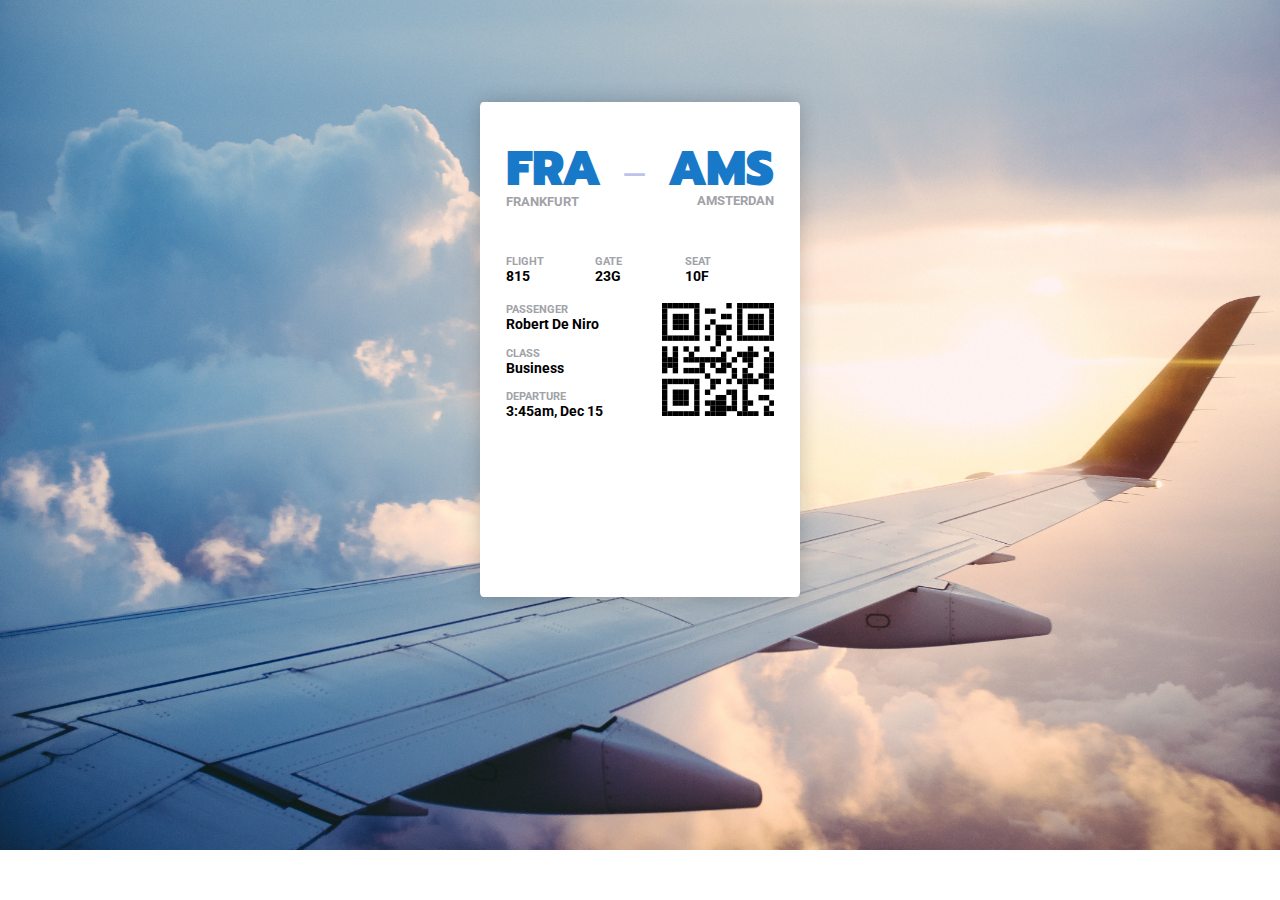
<file: Loop1-Step5/index.html>
<!DOCTYPE html>
<html lang="en">
<head>
  <meta charset="UTF-8">
  <meta name="viewport" content="width=device-width, initial-scale=1.0">
  <meta http-equiv="X-UA-Compatible" content="ie=edge">
  <title>Loop 1 - Step 5</title>
  <link href="https://fonts.googleapis.com/css?family=Roboto:400,500,700" rel="stylesheet">
  <link href="https://fonts.googleapis.com/css?family=Prompt:900" rel="stylesheet">
  <link rel="stylesheet" href="styles.css" />
</head>
<body>
  <div class="contenedor">

    <div class="destinos">
      <div id="ruta">
        <h1>FRA</h1>
        <p>FRANKFURT</p>
      </div>
      <h1>_</h1>
      <div id="ruta">
        <h1>AMS</h1>
        <p class="ams">AMSTERDAN</p>
      </div>
    </div>

    <div class="itinerario">
      <div id="vuelo">
        <h6>FLIGHT</h6>
        <p>815</p>
      </div>
      <div id="vuelo">
        <h6>GATE</h6>
        <p>23G</p>
      </div>
      <div id="vuelo">
        <h6>SEAT</h6>
        <p>10F</p>
      </div>
    </div>

    <div class="informacion">
      <div class="detalle">
        
        <div id="detail">
        <h6>PASSENGER</h6>
        <p>Robert De Niro</p>
      </div>

      <div id="detail">
        <h6>CLASS</h6>
        <p>Business</p>
      </div>

      <div id="detail">
        <h6>DEPARTURE</h6>
        <p>3:45am, Dec 15</p>
      </div>

      </div>

      <div class="qr">
        <img src="img/qr.svg" alt="">
      </div>
    </div>

  </div>
</body>
</html>
</file>
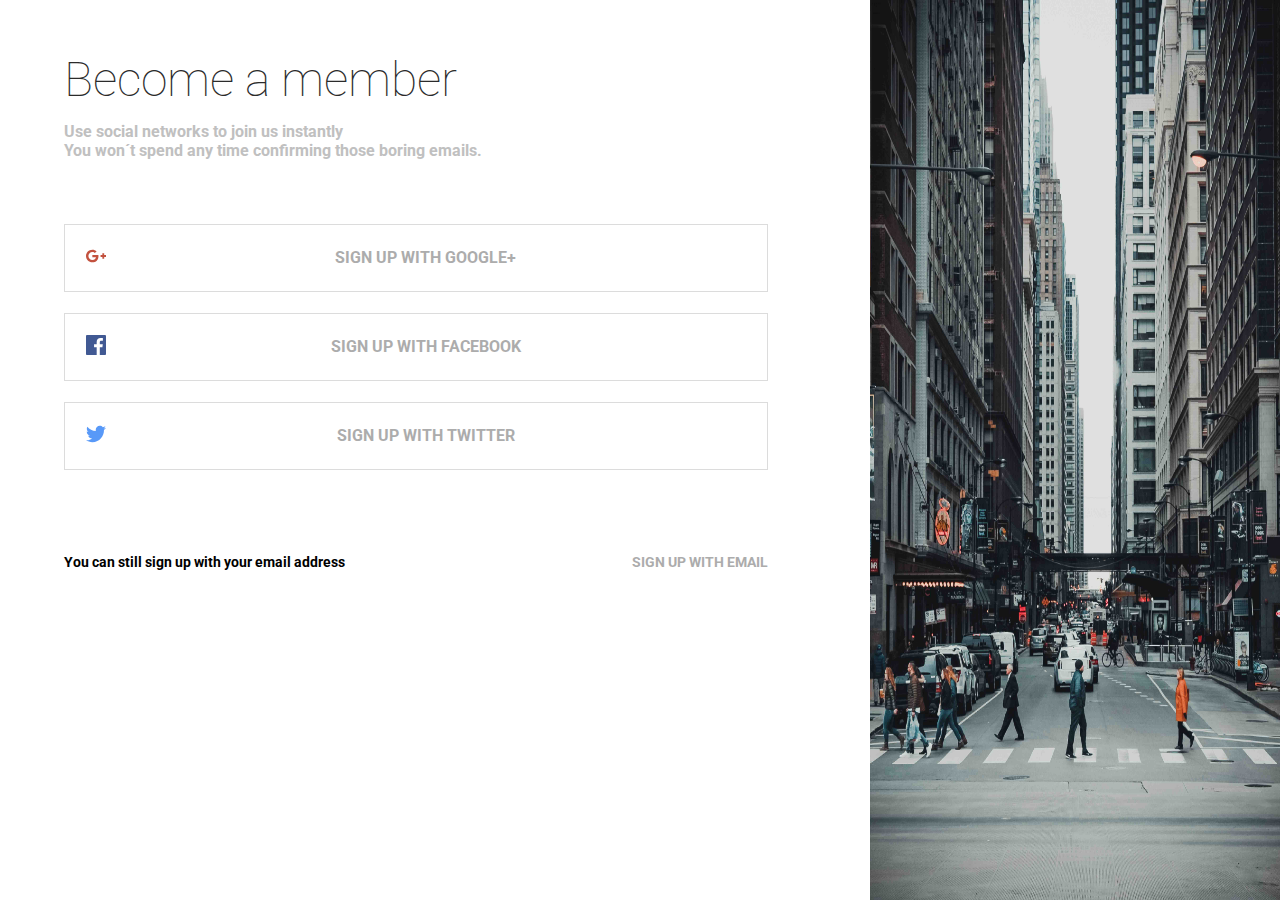
<file: Loop1-Step6/index.html>
<!DOCTYPE html>
<html lang="en">

<head>
  <meta charset="UTF-8">
  <meta name="viewport" content="width=device-width, initial-scale=1.0">
  <meta http-equiv="X-UA-Compatible" content="ie=edge">
  <title>Loop 1 - Step 6</title>
  <link href="https://fonts.googleapis.com/css?family=Roboto:300,400,500,700" rel="stylesheet">
  <link rel="stylesheet" href="./styles.css" />
</head>

<body>
  <!--
    Woah!
    You've already finished half of the first loop. Keep going!
  -->
  <div class="contenedor">
    <div class="container1">
      <h1>Become a member</h1>
      <div class="bajada">
        <p>Use social networks to join us instantly</p>
        <p>You won´t spend any time confirming those boring emails.</p>
      </div>
      <ul>
        <li><a href="www.google.com">
            <div class="imga"> <img src="img/googleplus.svg" alt="googleIcon"> </div>
            <p> SIGN UP WITH GOOGLE+ </p>
          </a></li>
        <li><a href="www.facebook.com">
            <div class="imga"> <img src="img/facebook.svg" alt="facebookIcon"> </div>
            <p> SIGN UP WITH FACEBOOK </p>
          </a></li>
        <li><a href="www.twitter.com">
            <div class="imga"> <img src="img/twitter.svg" alt="twitterIcon"> </div>
            <p> SIGN UP WITH TWITTER </p>
          </a></li>
      </ul>

      <div class="footer">
        <p> You can still sign up with your email address</p>
        <a href="#"> SIGN UP WITH EMAIL </a>
      </div>
    </div>

    <div class="image">
      <img src="img/side-g.jpg" alt="img">
    </div>

  </div>
</body>

</html>
</file>
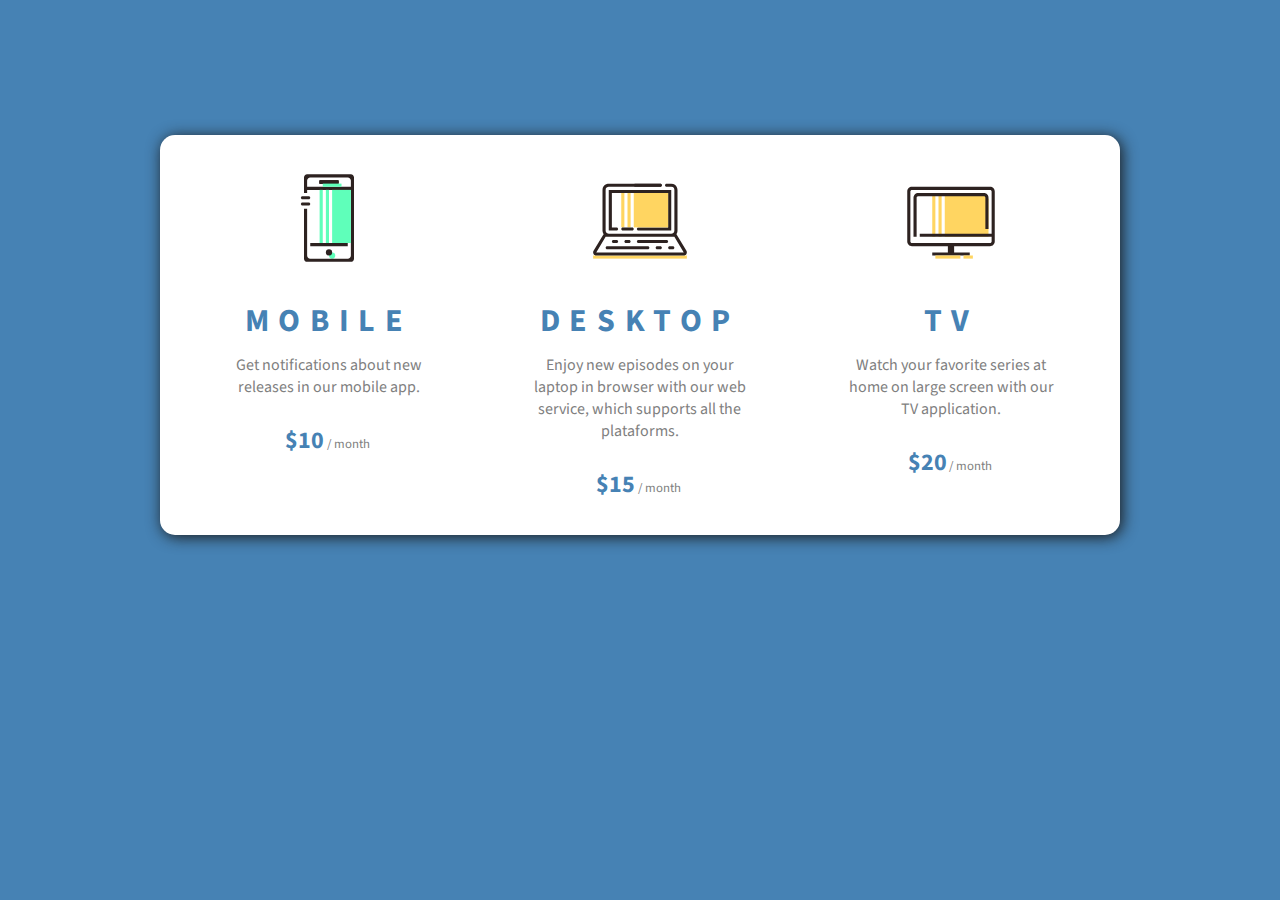
<file: Loop1_Step1/index.html>
<!DOCTYPE html>
<html lang="en">
<head>
  <meta charset="UTF-8">
  <meta name="viewport" content="width=device-width, initial-scale=1.0">
  <meta http-equiv="X-UA-Compatible" content="ie=edge">
  <title>Loop 1 - Step 1</title>
  <link href="https://fonts.googleapis.com/css?family=Roboto:400,500,700" rel="stylesheet">
  <link rel="stylesheet" href="./styles.css" />
  <link href="https://fonts.googleapis.com/css?family=Source+Sans+Pro" rel="stylesheet">
</head>
<body>
  <!--
    Welcome to your first asset!

    You could've noticed there is a link to Roboto font in the head.
    You can use it in css by typing font-family: Roboto, sans-serif;
    and you can customize it by using font-weight (400, 500 etc. - numbers in the link tag)

    Good luck and have fun!
  -->
    
    <div class="containerfull">
        <div class="container">
            <a class="etiqueta_a" href=#> 
                <img src="img/device.svg" alt="device" width=100px />
                <h2> MOBILE </h2>
                <p> Get notifications about new releases in our mobile app. </p>
                <div class="container_precio">
                <h3> $10 </h3> <p class="month">/ month </p>
                </div>    
            </a>   
        </div>
        <div class="container container2">
            <a class="etiqueta_a" href=#> 
                <img src="img/laptop.svg" alt="laptop" width=100px />
                <h2> DESKTOP </h2>
                <p> Enjoy new episodes on your laptop in browser with our web service, which supports all the plataforms. </p>
                <div class="container_precio">
                <h3> $15 </h3> <p class="month">/ month </p>  
                </div>    
            </a>
        </div>
        <div class="container">
            <a class="etiqueta_a" href=#> 
                <img src="img/monitor.svg" alt="monitor" width=100px />
                <h2> TV </h2>
                <p> Watch your favorite series at home on large screen with our TV application.</p>
                <div class="container_precio">
                <h3> $20 </h3> <p class="month">/ month </p>
                </div>
            </a>
        </div>    
    </div>
    
</body>
</html>
</file>
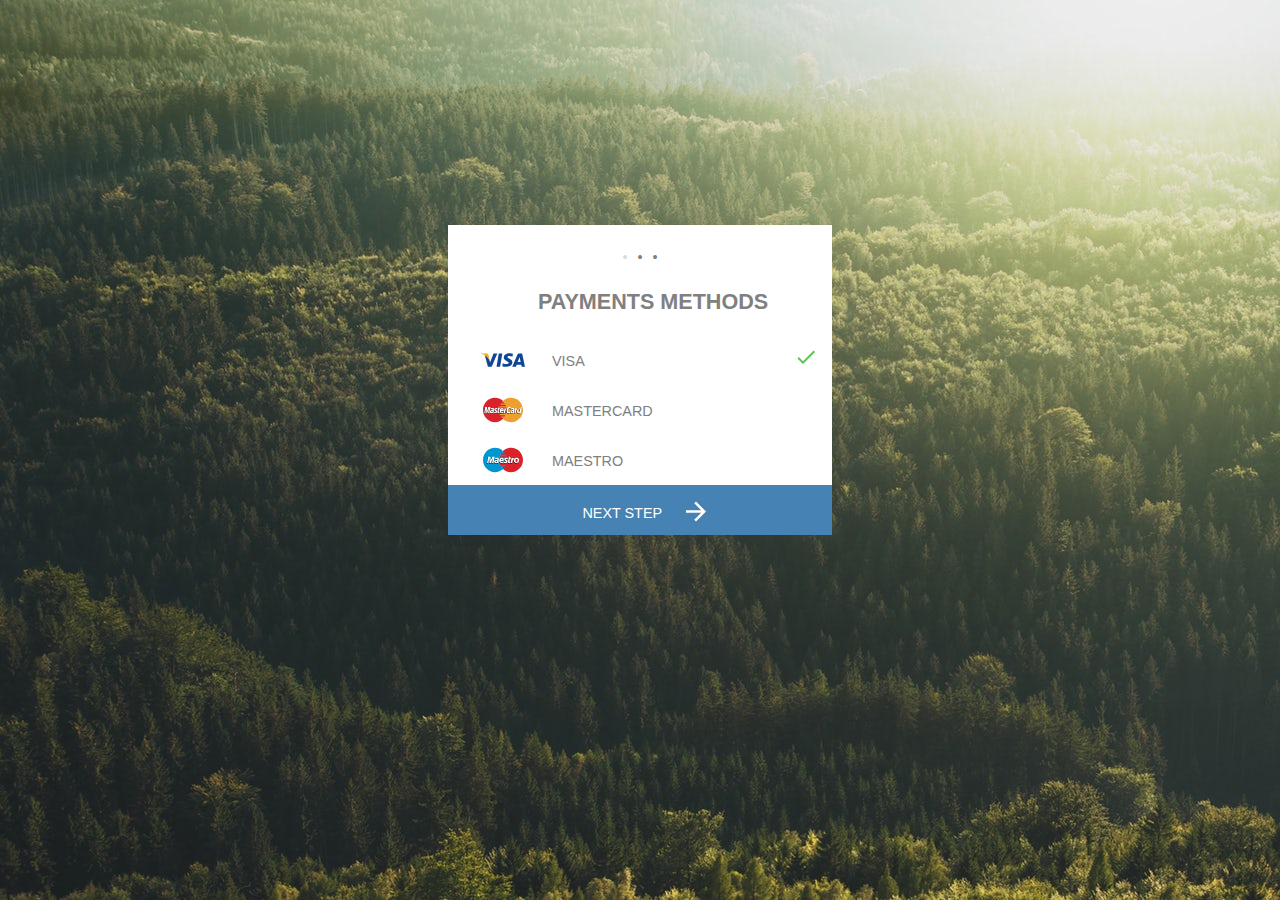
<file: Loop1_Step2/index.html>
<!DOCTYPE html>
<html lang="en">
<head>
  <meta charset="UTF-8">
  <meta name="viewport" content="width=device-width, initial-scale=1.0">
  <meta http-equiv="X-UA-Compatible" content="ie=edge">
  <title>Loop 1 - Step 2</title>
  <link href="https://fonts.googleapis.com/css?family=Roboto:400,500,700" rel="stylesheet">
  <link rel="stylesheet" href="./styles.css"/>
</head>
<body> 
    <div class="creditcards">
        <div class="puntitos">
            <p class="specialpoint"> • </p>
            <p class="point"> • </p>
            <p class="point"> • </p>
        </div>            
    
<form action="compra2.html" method="post">
        <h2>PAYMENTS METHODS</h2>

            <label class="checkbox"> <img class="tarj" src="img/visa.svg" alt=""> VISA
                    <input type="radio" checked="checked" name="tarjeta">
                    <span class="check"></span>
            </label>
            <label class="checkbox"> <img class="tarj" src="img/mastercard.svg" alt=""> MASTERCARD
                    <input type="radio" name="tarjeta">
                    <span class="check"></span>
            </label>
            <label class="checkbox"> <img class="tarj" src="img/maestro.svg" alts=""> MAESTRO
                    <input type="radio" name="tarjeta">
                    <span class="check"></span>
            </label>
        <!--    <label class="checkbox">Four
                <input type="submit">
                <span class="check"></span>
            </label>
        -->
    <label class="submitbox"> <p class="texto"> NEXT STEP </p> <img class="arrow" src="img/arrow.svg" alt="">
                    <input type="submit" name="">
                    <span class="submit"></span>
            </label>
</form>
    </div>    
        

</body>
</html>
</file>
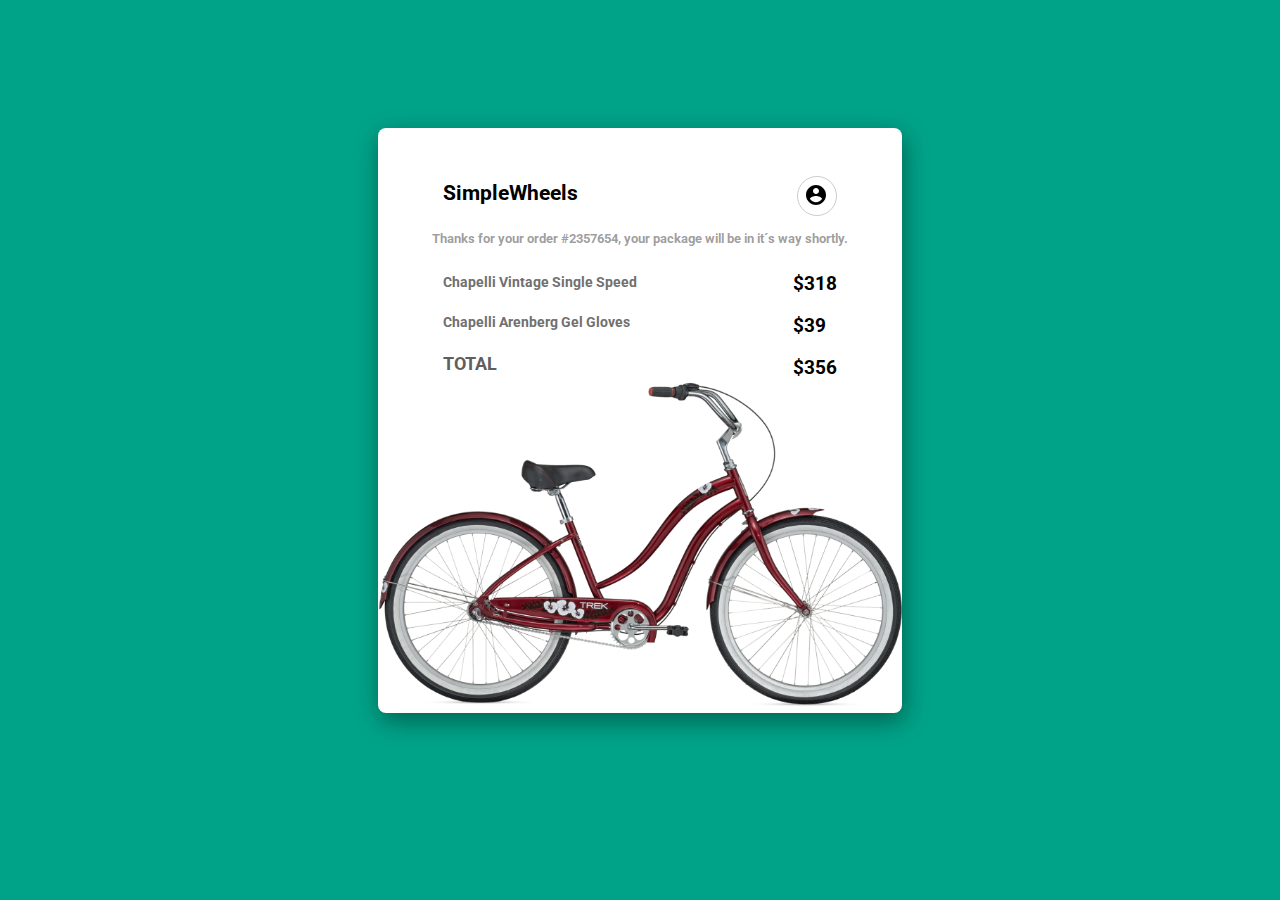
<file: Loop1_Step3/index.html>
<!DOCTYPE html>
<html lang="en">

<head>
    <meta charset="UTF-8">
    <meta name="viewport" content="width=device-width, initial-scale=1.0">
    <meta http-equiv="X-UA-Compatible" content="ie=edge">
    <title>Loop 1 - Step 3</title>
    <link href="https://fonts.googleapis.com/css?family=Roboto:400,500,700" rel="stylesheet">
    <link rel="stylesheet" href="./styles.css" />
</head>

<body>
    <div class="container">
        <div class="titulo">
            <h1>SimpleWheels</h1>
            <a href=#><img src="img/account.svg" alt=""></a>
        </div>
        <p class="bajada"> Thanks for your order #2357654, your package will be in it´s way shortly.</p>
        <div class="precios">
            <div class="detalle">
                <div class="total0">
                    <p> Chapelli Vintage Single Speed </p>
                    <p> Chapelli Arenberg Gel Gloves </p>
                </div>
                <p class="total"> TOTAL </p>
            </div>
            <div class="precios2">
                <p> $318 </p>
                <p> $39 </p>
                <p> $356 </p>
            </div>

        </div>

    </div>
</body>

</html>
</file>
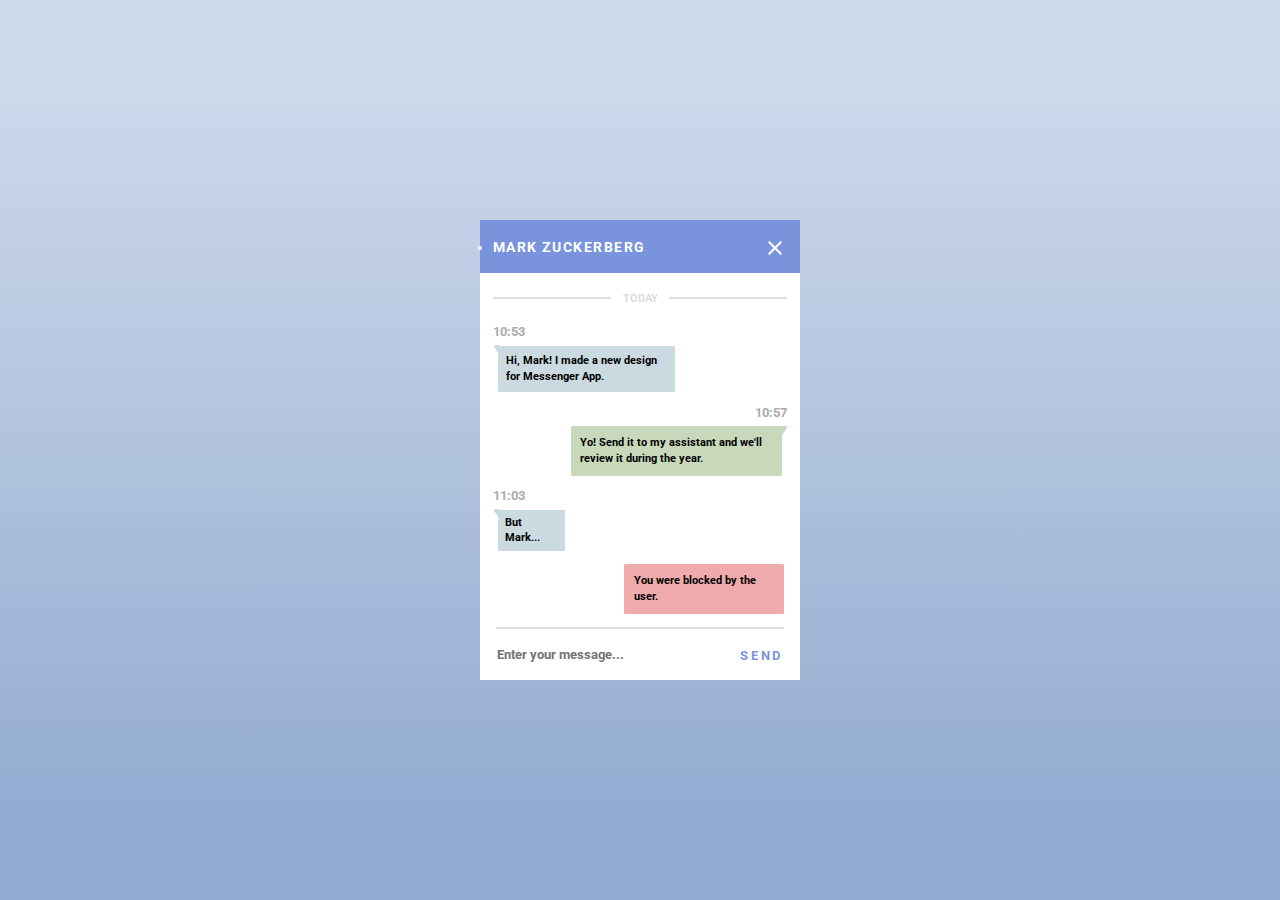
<file: Loop1_Step4/index.html>
<!DOCTYPE html>
<html lang="en">

<head>
  <meta charset="UTF-8">
  <meta name="viewport" content="width=device-width, initial-scale=1.0">
  <meta http-equiv="X-UA-Compatible" content="ie=edge">
  <title>Loop 1 - Step 4</title>
  <link href="https://fonts.googleapis.com/css?family=Roboto:400,500,700" rel="stylesheet">
  <link rel="stylesheet" href="styles.css" />
</head>

<body>
  <div class="todo">
    <div class="container">
      <div class="mark">
        <li>MARK ZUCKERBERG</li>
        <img src="img/close.svg" alt="cerrate">
      </div>

      <div class="dia">
        <hr>
        <h6>TODAY</h6>
        <hr>
      </div>

      <div id="dialogo1">
        <h5>10:53</h5>
        <div class="to">
          <span id="fondo1"> - </span>
          <span id="p">
            <p>Hi, Mark! I made a new design for Messenger App.
            </p>
          </span>
        </div>
      </div>

      <div id="dialogo2">
        <h5>10:57</h5>
        <div class="to2">
          <span id="p">
            <p>Yo! Send it to my assistant and we'll review it during the year.
            </p>
          </span>
          <span id="fondo2"> - </span>
        </div>
      </div>

      <div id="dialogo1">
        <h5>11:03</h5>
        <div class="to">
          <span id="fondo1"> - </span>
          <span id="p2">
            <p>But Mark...
            </p>
          </span>
        </div>
      </div>

      <div class="dialogo4">
        <span>
          <p>You were blocked by the user.
          </p>
        </span>
      </div>
      <hr>
      <div class="cuadro">
        <input type="text" name="text" id="" placeholder="Enter your message...">
        <button class="enviar">
        <p>SEND </p>
      </button>
      </div>

    </div>
  </div>
</body>

</html>
</file>
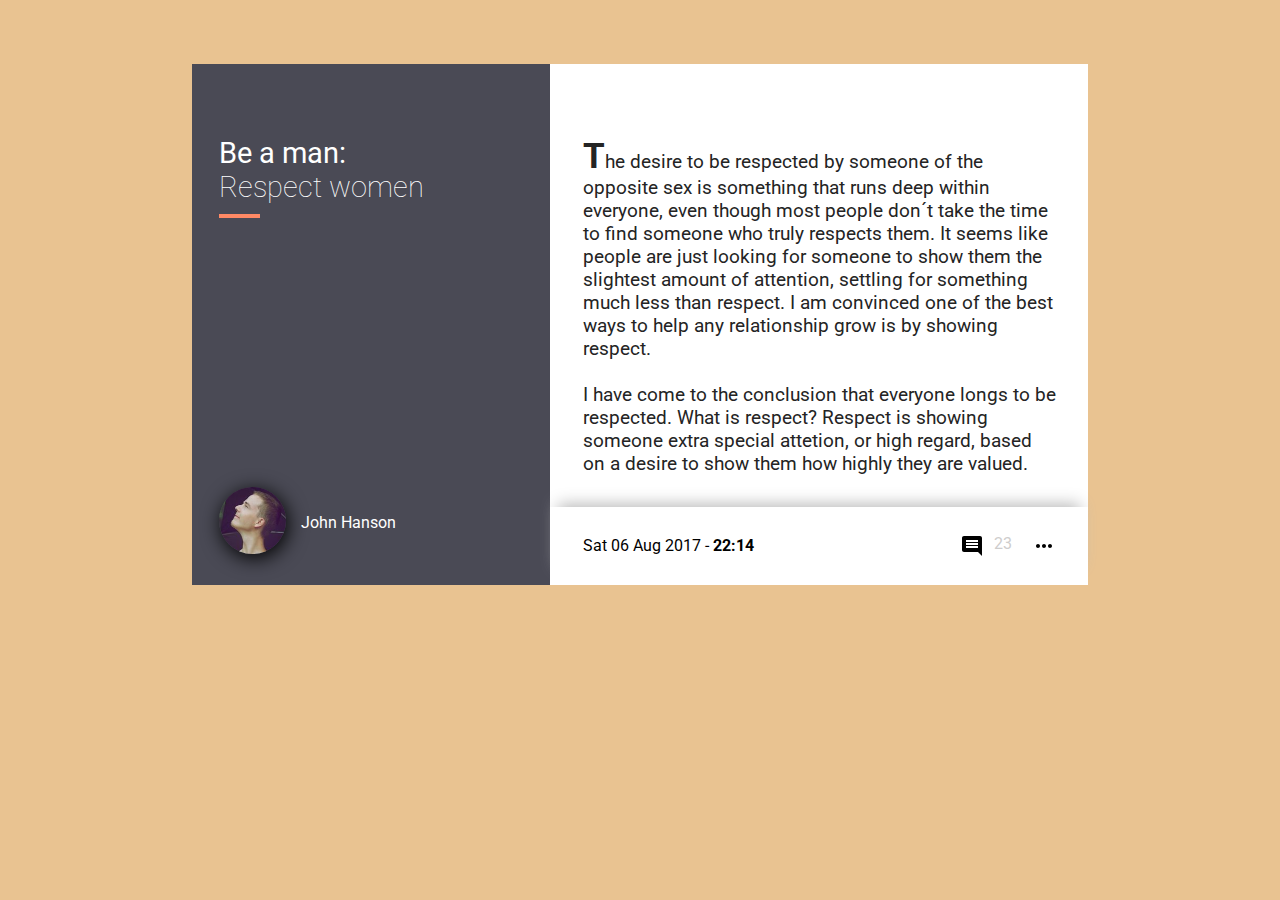
<file: Loop1_Step7/index.html>
<!DOCTYPE html>
<html lang="en">
<head>
  <meta charset="UTF-8">
  <meta name="viewport" content="width=device-width, initial-scale=1.0">
  <meta http-equiv="X-UA-Compatible" content="ie=edge">
  <title>Loop 1 - Step 7</title>
  <link href="https://fonts.googleapis.com/css?family=Roboto:300,400,500,700" rel="stylesheet">
  <link rel="stylesheet" href="./styles.css" />
</head>
<body>

<div class="container">

  <div class="caja1">
    <div class="titulo">
        <h1> <b> Be a man: </b> </h1>
        <h1>Respect women</h1>
        <hr class="separate">
    </div>
    <div class="usuario">
        <div class="imagen">
          <img src="img/avatar.jpg" alt="avatar">
        </div>
        <p class="user">John Hanson</p>
    </div>
  </div>

  <div class="caja2">
    <div class="texto">
      <p><b class="bold">T</b>he desire to be respected by someone of the opposite sex is something that runs deep within everyone, even though most people don´t take the time to find someone who truly respects them. It seems like people are just looking for someone to show them the slightest amount of attention, settling for something much less than respect. I am convinced one of the best ways to help any relationship grow is by showing respect.
      <br>
      <br>  
      I have come to the conclusion that everyone longs to be respected. What is respect? Respect is showing someone extra special attetion, or high regard, based on a desire to show them how highly they are valued. </p>
    </div>
    <div class="detalles">
      <div class="fecha">
        <p>Sat 06 Aug 2017 - <b>22:14</b></p> 
      </div>
      <div class="iconos">
      <a href="#"> <img src="img/comment.svg" class="imagen1" alt="comment"> <p> 23 </p> </a>
      <a href="#" class="more"> <img src="img/more.svg" class="imagen2" alt="more"> </a>
      </div>
    </div>

  </div>

</div>

</body>
</html>
</file>
<file: Loop1-Step5/styles.css>
*{
    box-sizing: border-box;
    margin: 0 auto;
    padding: 0;
}

body{
    background-image: url('img/background.jpg');
    background-size: cover;
    background-repeat: no-repeat;
    display: flex;
    justify-content: center;
}


.contenedor{
    background-color: white;
    width: 25%;
    height: 55vh;
    display: flex;
    flex-direction: column;
    margin: 0;
    padding: 2%;
    border-radius: 1%;
    margin-top: 8%;
    box-shadow: 0px 0px 20px rgba(0,0,0,0.2)
}

.destinos{
    display: flex;
    flex-direction:  row;
    justify-content: space-between;
    width: 100%;
    margin-top: 2%;
}

.itinerario{
    display: flex;
    flex-direction: row;
    width:100%;
    margin-top: 17%;
    margin-bottom: 7%;
}

.informacion{
    display: flex;
    flex-direction: row;
    width:100%;
 
    justify-content: flex-start;
}

#vuelo{
    width: 15%;
    margin-left: 0;
}

#ruta{
    margin: 0;
}

#ruta h1{
    color: rgb(25, 121, 201);
    font-family: 'Prompt';
    font-weight: 900;
    font-size: 3em;
    margin: 0;
}

#ruta p{
    color: rgb(161, 162, 168);
    font-size: .8em;
    font-family: 'Roboto';
    font-weight: bold;
    margin: 0;
    margin-top: -12%;
}

#ruta .ams{
    text-align: right;
}

.destinos h1{
    color: rgb(190, 195, 238);
    font-size: 2.5em;
}

#vuelo h6{
    font-family: 'Roboto';
    color: rgb(161, 162, 168);
    font-size: .7em;
    font-weight: bold;

}

#vuelo p{
    font-family: 'Roboto';
    font-weight: bold;
    font-size: .9em;
}

.qr{
    width: 42%;
    margin-right:0%; 
}

.qr img{
    width: 100%;
}

.detalle{
    margin-left: 0%;
    display: flex;
    flex-direction: column;
    justify-content:space-between;
}

#detail{
    margin-left:0;
}


#detail h6{
    font-family: 'Roboto';
    color: rgb(161, 162, 168);
    font-size: .7em;
    font-weight: bold;
}

#detail p{
    font-family: 'Roboto';
    font-weight: bold;
    font-size: .9em;
}
</file>
<file: Loop1-Step6/styles.css>
*{
    box-sizing: border-box;
    margin: 0 auto;
    padding: 0;
}

body{
    width: 100vw;
    font-family: 'Roboto';
    overflow-y: hidden;
}

.contenedor{
    display: flex;
}

.container1{
    margin-left: 0;
    padding:4% 0 0 5%;
}

h1{
    font-weight: lighter;
    font-size: 3em;
    color:rgb(43, 43, 43);
}
.bajada{
    margin-top: 2%;
    margin-bottom: 6%;
}

.bajada p{
    font-weight: bold;
    color:rgb(192, 192, 192);
    margin-left: 0;
}

ul{
    display: flex;
    flex-direction: column;
    justify-content: center;
    align-items: center;
}

li{
    width: 55vw;
    list-style-type: none;
    border: 1px solid gainsboro;
    padding: 3%;
    margin-top:3%;
}


ul li a{
    text-decoration: none;
    display: flex;
    flex-direction: row;
    align-items: center;
    color: rgb(172,172,172);
    font-weight: bold;
}

ul li a p{
    margin-left: 0%;
}

li:hover{
    box-shadow: 1px 5px 7px rgb(167, 167, 167);
    cursor: pointer;
}

.imga{
    width:3%;
    margin-left: 0%;
}

.imga img{
    width: 100%;
    margin-left: 0;
}

.footer{
    display: flex;
    flex-direction: row;
    margin-top: 12%;
}

.footer p{
    font-weight: bold;
    font-size: 0.9em;
    margin-left: 0;
}

.footer a{
    text-decoration: none;
    margin-right: 0;
    font-size: 0.9em;
    color: rgb(172,172,172);
    font-weight: bold;
}


.image{
    width: 32vw;
    height: 100vh;
    margin: 0;
}

.image img{
    width: 100%;
    height: 100vh;
}

@media (max-width: 501px)
{
    body{
        flex-direction: column;
        overflow-y: auto;
    }
    .image{
        width: 100vw;
        display: contents;
    }

    .image img{
        position: fixed;
        top: 0px;
        filter: blur(3px);
        height: 100vh;
        opacity: 0.9;
    }

    .contenedor{
        width: 100vw;
        height: 100vh;
        display: flex;
        flex-direction: column;
        align-items: center;
        justify-content: center;
    }

    .container1{
        display: flex;
        flex-direction: column;
        text-align: center;
        font-size: .8em;
        margin: 5%;
        padding: 0;
        z-index: 1;
        width: 100%;
        height: 100vh;
        margin-top: 20%;
    }

    .bajada{
        margin-bottom: 2%;
        display: flex;
        flex-direction: column;
        justify-content: center;
        align-items: center;
    }

    .footer{
        flex-direction: column;
        text-align: center;
        margin: 20% 0 0 0;
    }

    .footer p,a{
        margin: 0 0 3% 0;
    }

    .footer p{
        text-shadow: 1px 1px 7px white;
    }

    .footer a{
        color: black;
    }

    h1{
        color: white;
        margin-bottom: 3%;
        font-family: sans-serif;
    }

    li{
        width: 80vw;
        list-style-type: none;
        border: 1px solid white;
        padding: 3%;
        margin-top:3%;
        border-radius: 3px;
        background-color: rgba(255, 255, 255, 0.3);
    }

    ul li a{
        text-decoration: none;
        display: flex;
        flex-direction: row;
        align-items: center;
        color: rgb(2, 2, 2);
        font-weight: bold;
        margin: 0;
    }
    
    ul li a p{
        margin-left: 0%;
        color: black;
    }

    .bajada p{
        color: rgb(0, 0, 0);
        text-align: center;
        width: 70%;
        margin: 2% 0 0 0;
        text-shadow: 1px 1px 7px white;
    }

    .imga{
        width:8%;
    }
}

@media (min-width: 502px) and (max-width:780px)
{
    .contenedor{
        width: 100%;
    }
    .container1{
        width: 50%;
        display: flex;
        flex-direction: column;
        justify-content: center;
        align-items: center;
        padding: 0;
    }

    .image{
        width: 50%;
    }

    .container1 h1{
        font-size: 2.5em;
        text-align: center;
        margin-bottom: 8%;
    }

    .bajada{
        width: 80%;
    }

    .bajada p{
        font-size: .8em;
        text-align: center;
    }

    li{
        width: 70%;
    }

    .footer{
        flex-direction: column;
    }

    .footer p{
        font-size: .8em;
    }

    .footer a{
        font-size: .8em;
        margin: 2% 0 0 0;
        text-align: center;
    }

    ul li a p{
        font-size: .8em;
    }

    .imga{
        width: 10%;
    }
}

@media (min-width: 780px) and (max-width:1100px)
{
    .contenedor{
        width: 100%;
    }
    .container1{
        width: 50%;
        display: flex;
        flex-direction: column;
        justify-content: center;
        align-items: center;
        padding: 0;
    }

    .image{
        width: 50%;
    }

    .container1 h1{
        text-align: center;
    }

    .bajada{
        width: 80%;
    }

    .bajada p{
        text-align: center;
    }

    li{
        width: 100%;
    }

    .footer{
        flex-direction: column;
    }

    .footer a{
        margin: 2% 0 0 0;
        text-align: center;
    }

    .imga{
        width: 8%;
    }
}
</file>
<file: Loop1_Step1/styles.css>
*{
    box-sizing: border-box;
    margin: 0 auto;
    padding: 0;
}

body{
    background-color: steelblue;
}

.containerfull{
    width:75vw;
    margin-top: 15vh;
    display: flex;
    padding: 1%;
    background-color: white;
    flex-direction: row;
    justify-content: center;
    box-shadow: 2px 2px 15px #1A1A1A;
    border-radius: 15px 15px 15px 15px;
    
}

.container {
    width:33.33%;
    padding: 20px;
    display: flex;
    flex-direction: column;
    background-color: white;
    margin: 0;
}

.container:hover {
    background-color: beige;
}

a{
    text-decoration: none;
    display: flex;
    flex-flow: column wrap;
}

h2{
    font-family: 'Source Sans Pro', sans-serif;
    font-size: 2em;
    letter-spacing: 0.3em;
    margin-top: 30px;
    margin-bottom: 10px;
    color: steelblue;
}
p{
    text-align: center;
    font-family: 'Source Sans Pro', sans-serif;
    font-size: 1em;
    color: gray;
    width: 80%;
}

.container_precio{
    display: flex;
    flex-flow: row wrap;
    width: 45%;
    justify-content: center;
    margin-top: 25px; 
}

h3{
    font-family: 'Source Sans Pro', sans-serif;
    font-size: 1.5em;
    color: steelblue;
    margin: 0;
    align-self: baseline;
}

.month{
    font-family: 'Source Sans Pro', sans-serif;
    font-size: 0.8em;
    margin: 0;
    width: 40%;
    align-self: baseline;
    
}

@media (max-width: 500px)
{
    body{
        background-color: white;
    }

    .containerfull{
        width:100vw;
        margin-top: 2vh;
        margin-bottom: 2vh;
        flex-direction: column;
        justify-content: center;
        align-items: center;
        box-shadow: 0px 0px 0px white;
    }
    .container {
        width:100%;
        margin-bottom: 10%;
    }

    .container:hover {
        width:95%;
        margin-top: 3%;
    }

    .container2{
        height: 60vh;
        border-top: 1px solid grey;
        border-bottom: 1px solid grey;
        }
}
@media (min-width: 501px) and (max-width: 750px)
{
    .containerfull{
        width:97vw;
        flex-direction: row;
    }
    .container {
        width:100%;
        padding: 1px;
    }
    h2{
        font-size: 1.5em;
    }
    p{
        font-size: .8em;
    }
    .container_precio{
        width:60%;
        flex-direction: row; 
        margin-top: 10%; 
    }
    img{
        margin-top: 10%;
        width: 45%;
    }
}
@media (min-width: 751px) and (max-width: 980px)
{
    .containerfull{
        width:90vw;
    }
    .container {
        width:100%;
        padding: 1px;
    }
    h2{
        font-size: 1.5em;
    }
    p{
        font-size: .8em; 
    }
    .container_precio{
        width: 50%;
    }
    img{
        margin-top: 20%;
        width: 30%;
    }
}
</file>
<file: Loop1_Step2/styles.css>
*{
    box-sizing: border-box;
    margin: 0 auto;
    padding: 0;
}

body{
    background-image: url(img/background.jpg);
    background-size: auto;
    background-repeat: no-repeat;
}

.creditcards{
    display: flex;
    flex-direction: column;
    flex-wrap: nowrap;
    width: 30vw;
    background-color: white;
    color: gray;
    font-family: 'arial', sans-serif;
    justify-content: center;
    font-size: 0.9em;
    margin-top: 25vh;
}
form{
    margin: 0;
}

h2{
    margin-left: 90px;
    margin-bottom: 20px;
}
.puntitos{
    display: flex;
    align-items: stretch;
    margin-top: 5%;
    margin-bottom: 5%;        
}

.specialpoint{
    color: gainsboro;
    margin: 5px;
}

.point{
    color: gray;
    margin: 5px;
}

/* custom checkbox */
.checkbox {
    display: block;
    position: relative;
    height: 50px;
    cursor: pointer;
    font-size: 1em;
    font-family: 'arial', sans-serif;
    -webkit-user-select: none;
    -moz-user-select: none;
    -ms-user-select: none;
    user-select: none;
}

/* hide the browser's default checkbox */
.checkbox input {
    position: absolute;
    opacity: 0;
    cursor: pointer;
}

/* create custom checkbox */
.check {
    position: absolute;
    top: 10px;
    left: 90%;
    height: 25px;
    width: 25px;
    /*background-image: url(img/check.svg);*/
}

/* on mouse-over, add border color 
.checkbox:hover input ~ .check {
    border: 2px solid #2489C5;
}*/

/* add background color when the checkbox is checked */
.checkbox input:checked ~ .check {
    background-image: url(img/check.svg);
}

/* create the checkmark and hide when not checked */
.check:after {
    content: "";
    position: absolute;
    display: none;
}

/* show the checkmark when checked */
.checkbox input:checked ~ .check:after {
    display: block;
}

/* checkmark style 
.checkbox .check:after {
    left: 9px;
    top: 5px;
    width: 5px;
    height: 10px;
    border: solid white;
    border-width: 0 3px 3px 0;
    -webkit-transform: rotate(45deg);
    -ms-transform: rotate(45deg);
    transform: rotate(45deg);
}

*/
.checkbox:hover{
    background-color: gainsboro;
}

/*
.inputGroup label:after{
    background-image: url(img/check.svg);
} */

img {
    width: 50px;
    position: relative;
    top:9px;
    margin-left: 30px;
    margin-right: 20px;
}


.submitbox{
    background-color: steelblue;
    height: 50px;
    width: 100%;
    color: white;
    display: flex;
    flex-direction: row;
}

.submitbox input{
   position: absolute;
   opacity: 0;
   cursor: pointer;
}

.texto{
    position: relative;
    margin-top: 20px;
    margin-left: 35%;
    margin-right: 0;
}

.arrow{
    position: relative;
    margin-bottom: 15px;
    margin-left: 5%;
    width: 30px;
    z-index: 2;
    
    
}

.submit{
    margin:0; 
}

@media (max-width:450px)
{
    .creditcards{
/*         margin-top: 10vw; */
        width: 80%;
    }
}

@media (min-width:451px) and (max-width: 750px)
{
    .creditcards{
/*         margin-top: 10vw; */
        width: 60%;
    }
}

@media (min-width:751px) and (max-width: 980px)
{
    .creditcards{
/*         margin-top: 10vw; */
        width: 40%;
    }
}
</file>
<file: Loop1_Step3/styles.css>
*{
    box-sizing: border-box;
    margin: 0 auto;
    padding: 0;
    font-family: 'Roboto', sans-serif;
}

body{
    background-color: rgb(0, 163, 136);
}

.container{
    display: flex;
    width: 41vw;
    height: 65vh;
    flex-direction: column;
    background-color: white;
    background-image:url(img/bicycle.png);
    background-repeat: no-repeat;
    background-position: center 200px ;
    background-size: contain;
    margin-top: 10%;
    border-radius: 8px;
    box-shadow: 2px 8px 25px rgba(0, 0, 0, 0.4);
    align-items: center;
}

.titulo{
    display: flex;
    flex-direction: row;
    padding-top: 3%;
    width:75%;
    align-items: flex-end;
}

.titulo h1{
    font-size:1.3em;
    font-weight: bold;
    padding-top: 1.8em;
    margin-left: 0;
    padding-bottom: 0.5em;
}
.titulo a {
    margin: -5% 0 0 0;
    border: 1px solid rgba(0, 0, 0, 0.2);
    border-radius: 50%;
    width: 40px;
    height: 40px;
}

.titulo a img{
    padding: .4em;
}

.bajada{
    color: rgba(0, 0, 0, 0.4);
    font-size: 0.8em;
    font-weight: bolder;
    padding-top: 3%;
    padding-bottom: 3%; 
}

.total0 {
    color:rgb(112, 112, 112);
    font-size: 0.9em;
    font-weight: bold;
}

.total0 p{
    padding-top: .8em;
    padding-bottom: .8em;
}

.detalle{
    margin: 0;
}

.detalle .total{
    color: rgb(95, 95, 95);
    font-size: 1.1em;
    font-weight: bold;
}

.precios2{
    font-size: 1.2em;
    font-weight: bold; 
    margin:0;
}

.precios2 p{
    padding-top: .5em;
    padding-bottom: .5em;
}

.precios{
    display: flex;
    justify-content: space-between;
    margin: 0;
    width: 75%;
}

.detalle .total{
    padding-top: .7em;
}

/*MEDIA QUERIES*/

/*Mobile*/

@media (min-width: 601px) and (max-width:900px) {
        .container{
            width:75vw;
            height: 80vh;
            background-position: center 350px ;
        }

        .titulo{
            padding-top: 15%;
            align-items: center;
        }

        .titulo h1{
            font-size: 3em;
            padding-top:0;
        }
        
        .titulo a{
            margin: -5% 0 0 0;
            width: 50px;
            height: 50px;
        }

        .titulo a img{
            width: 100%;
            padding: .7em;
        }
        
        .bajada{
            padding: 0;
            font-size:1.5em;
            margin-top: 0;
            text-align: center;
            width:90%;
        }

        .precios{
            margin-top:5%;
        }

        .detalle .total0{
            font-size:1.2em;
        }

        .detalle .total{
            font-size:1.4em;
        }

        .precios .precios2{
            font-size: 1.5em;
        }
        
}

@media (max-width: 600px){

        .container{
            width: 90vw;
            height: 90vh;
            background-position: center 350px ;
            background-size: contain;
        }

        .titulo{
            width:90%;
            padding-top: 15%;
            align-items: center;
        }

        .titulo h1{
            font-size: 2em;
            padding:0;
        }

        .titulo a{
            margin: -5% 0 0 0;
        }

        .bajada{
            width:90%;
            font-size:1em;
            margin-top: 7%;
            text-align: center;
        
        }

        .precios{
            width:90%;
            margin-top:20%;
        }

        .detalle .total0{
            font-size: 1.1em;
        }

        .detalle .total{
            font-size: 1.3em;
        }

        .precios2{
            font-size:1.5em;
        }




}
</file>
<file: Loop1_Step4/styles.css>
*{
    box-sizing: border-box;
    margin: 0 auto;
    padding: 0;
}

.todo{
    width:100vw;
    height: 100vh;
    background: linear-gradient(180deg, rgb(205, 217, 235) 10%, rgb(147, 172, 209) 90%);
    display: flex;
    justify-content: center; /*eje x*/
    align-items: center; /*eje Y*/
}


.container{
    background-color: white;
    width:25%;
    
}

.mark{
    font-family: 'Roboto';
    font-weight: bold;
    color:white;
    font-size: 0.9em;
    letter-spacing: 0.1em;
    background-color:rgba(87, 120, 211, 0.8);
    display: flex;
    flex-direction: row;
    justify-content: space-around;
    padding:5% 4% 4% 4%;
    
}

.mark li{
    margin-left:0;
    padding-top:1%;
}

.mark img{
    margin-right: 0;

}

.dia{
    margin: 0;
    width: 100%;
    display: flex;
    align-items: center;
    padding: 6% 4%;
    font-family: 'Roboto';
    color: gainsboro;
}

.dia hr{
    margin: 0;
    width: 40%;
    border: 0.5px solid gainsboro;
}

#dialogo1{
    width: 100%;
}

#dialogo1 h5{
    font-family: 'Roboto';
    color: rgb(172, 172, 172);
    width: 100%;
    padding-left: 4%;
    padding-bottom: 2%;
}

.to{
    display: flex;
    flex-direction: row;
    
}

#dialogo1 #fondo1{
    background-image: url("img/tail2-01.svg");
    margin-left: 4%;
    margin-right: 0;
    background-repeat: no-repeat;
    color: white;
    position: relative;
    left: 1px;
    bottom: .5px;
}

#dialogo1 #p{
    margin:0;
}


#dialogo1 p{
    background-color: #CADAE0;
    width: 70%;
    margin:0;
    padding:3% 6% 3% 3%;
    border-top-right-radius: 2%;
    border-bottom-right-radius: 2%;
    border-bottom-left-radius: 2%;
    font-family: 'Roboto';
    font-size: 0.7em;
    font-weight: bold;
    line-height: 1.4em;
}

#dialogo1 #p2{
    margin:0;
    width:30%;
}

#dialogo1 #p2 p{
    padding: 5% 10% 5% 7%;
}



#dialogo2 h5{
    font-family: 'Roboto';
    color: rgb(172, 172, 172);
    width: 100%;
    padding-right: 4%;
    padding-bottom: 2%;
    text-align: right;

}

.to2{
    display: flex;
    flex-direction: row;
    justify-content: flex-end;
}

#dialogo2 #fondo2{
    background-image: url("img/tail-01.svg");
    margin-left: 0%;
    margin-right: 4%;
    background-repeat: no-repeat;
    color: white;
    position: relative;
    bottom: .5px;
 }

#dialogo2 #p{
    margin:0;
}


#dialogo2 p{
    background-color: #C8D8BA;
    width: 70%;
    margin-right:0;
    padding:3% 6% 3% 3%;
    border-top-left-radius: 2%;
    border-bottom-right-radius: 2%;
    border-bottom-left-radius: 2%;
    font-family: 'Roboto';
    font-size: 0.7em;
    font-weight: bold;
    line-height: 1.4em;
}

#dialogo1, #dialogo2, .dialogo4{
    margin-bottom: 4%;
}

.dialogo4 p{
    background-color: #EFABAB;
    width: 50%;
    margin-right:5%;
    padding:3% 6% 3% 3%;
    border-radius: 2%;
    font-family: 'Roboto';
    font-size: 0.7em;
    font-weight: bold;
    line-height: 1.4em;
}

hr{
    margin: 0;
    width: 90%;
    border: 0.5px solid gainsboro;
    margin-left: 5%;
    
}

.cuadro{
    padding:5% 0;
    width: 90%;
    display: flex;
    flex-direction: row;
    justify-content: center;
}

.cuadro input{
    border: 1px solid white;
    font-family: 'Roboto';
    font-size: 0.8em;
    font-weight: bold;
    width: 65%;
    margin-left:0;
    outline:none;
    
}

.cuadro p{
    background-color: white;
    font-family: 'Roboto';
    color: rgba(87, 120, 211, 0.8);
    font-size: 1em;
    font-weight: bold;
    letter-spacing: 0.2em;
    cursor:pointer;
    margin-right:0;
    margin-left: 0;
    text-align: center; 
    padding-top: 5%;
}
  
   .enviar {
    position: relative;
    top: 0;
    bottom: 0;
    left: 0;
    right:0;
    cursor: pointer;
  /*   opacity: 0; */
    border: 1px solid white;
    margin-right: 0;
   outline: none;
  } 

  input:focus::-webkit-input-placeholder {
    opacity: 0;
    transition: 400ms;
    

}

/*MEDIA QUERIES*/

/*Mobile*/
@media (min-width:900px) and (max-width:1099px){

    .container{
        width:40%;
    }

}

@media (min-width:600px) and (max-width:899px){

    .container{
        width:60%;
    }

}

@media (max-width: 599px){

    .container{
        width: 90%;
    }

    .cuadro input{
        border: 1px solid white;
        background-color: white;
        font-family: 'Roboto';
        font-size: 0.8em;
        font-weight: bold;
        width: 65%;
        margin-left:0;
        outline:none;
        box-shadow: none;
        
    }

    .cuadro p {
        background-color: white;
    }
}
</file>
<file: Loop1_Step7/styles.css>
*{
    box-sizing: border-box;
    margin: 0 auto;
    padding: 0;
}
body{
    background-color: rgb(233, 195, 145);
    margin-top: 5%;
}
.container{
    display: flex;
    font-family: 'Roboto';
    width: 70vw;
    background-color: white;
}
.caja1{
    background-color: rgb(74, 74, 85);
    width: 40%;
    padding: 8% 3% 3% 3%;
    color: white;
    display:flex;
    flex-direction: column;
    justify-content: space-between;
}
.titulo{
    font-size: 0.9em;
    margin-left: 0;
}
.titulo h1{
    font-weight: lighter;
}
.titulo .separate{
    border: 2px solid rgb(255, 137, 101);
    width:20%;
    margin: 5% 0 0 0;
}
.usuario{
    display: flex;
    flex-direction: row;
    margin-left: 0;
    align-items: center;
}
.usuario .imagen{
    width: 30%;
    margin-left:0;
    margin-right: 7%;
}
.imagen img{
    width: 100%;
    border-radius: 50%;
    box-shadow: 2px 4px 20px black;
}
.usuario .user{
    margin-left: 0;
}
.caja2{
    width: 60%;
    padding: 8% 0 0 0;
}
.caja2 .texto .bold{
    font-size: 1.8em;
}
.caja2 .texto{
    font-size: 1.2em;
    color: rgb(36, 36, 36);
    padding-bottom: 7%;
    padding: 0 6% 6% 6%;
}
.caja2 .detalles{
    display: flex;
    flex-direction: row;
    justify-content: space-between;
    align-items:center;
    padding: 5% 6%;
    -webkit-box-shadow: 0px -11px 15px -8px rgba(186,186,186,1);
    -moz-box-shadow: 0px -11px 15px -8px rgba(186,186,186,1);
    box-shadow: 0px -11px 15px -8px rgba(186,186,186,1);
}
.caja2 .fecha{
    width: 50%;
    margin: 0;
}
.caja2 .iconos{
    width: 50%;
    margin: 0;
    display: flex;
    justify-content: flex-end;
}
.caja2 .iconos a{
    display: flex;
    margin: 0;
    text-decoration: none;
    color: rgb(206, 205, 205);
}
.caja2 .iconos p{
    margin: 0;
}
.caja2 .iconos a .imagen1{
    margin-right: 10px;
}
.caja2 .iconos a .imagen2{
    margin-left : 20px;
}
@media (max-width:450px){
    body{
        margin: 0;
    }
    .container{
        width: 100vw;
        flex-direction: column;
    }
    .caja1{
        width: 100%;
        flex-direction: row;
        padding: 8% 3% 8% 3%;
        justify-content: space-around;
    }
    .caja2{
        width: 100%;
    }
    .titulo{
        font-size: 0.9em;
        margin: 0;
        display: flex;
        flex-direction: column;
        align-items: center;
    }
    .titulo h1{
        font-size: 1.5em;
        text-align: center;
    }
    .usuario{
        justify-content: flex-end;
        margin:0;
    }
    .usuario .user {
        margin: 0;
    }
    .imagen img {
        margin-left: 10px;
        width: 90%;
    }
    .imagen p{
        margin-left:1%;
    } 
}
@media (min-width:451px) and (max-width: 750px){
    body{
        margin: 0;
    }
    .container{
        width: 100vw;
        flex-direction: column;
    }
    .caja1{
        width: 100%;
        flex-direction: row;
        padding: 5% 3% 5% 3%;
        justify-content: space-around;
    }
    .caja2{
        width: 100%;
    }
    .titulo{
        font-size: 0.9em;
        margin: 0;
        display: flex;
        flex-direction: column;
        align-items: center;
    }
    .titulo h1{
        font-size: 1.8em;
        text-align: center;
    }
    .usuario{
        justify-content: flex-end;
        margin:0;
    }
}
@media (min-width:751px) and (max-width: 1000px){
    body{
        margin: 0;
    }
    .container{
        width: 100vw;
        flex-direction: row;
    }
}
</file>
